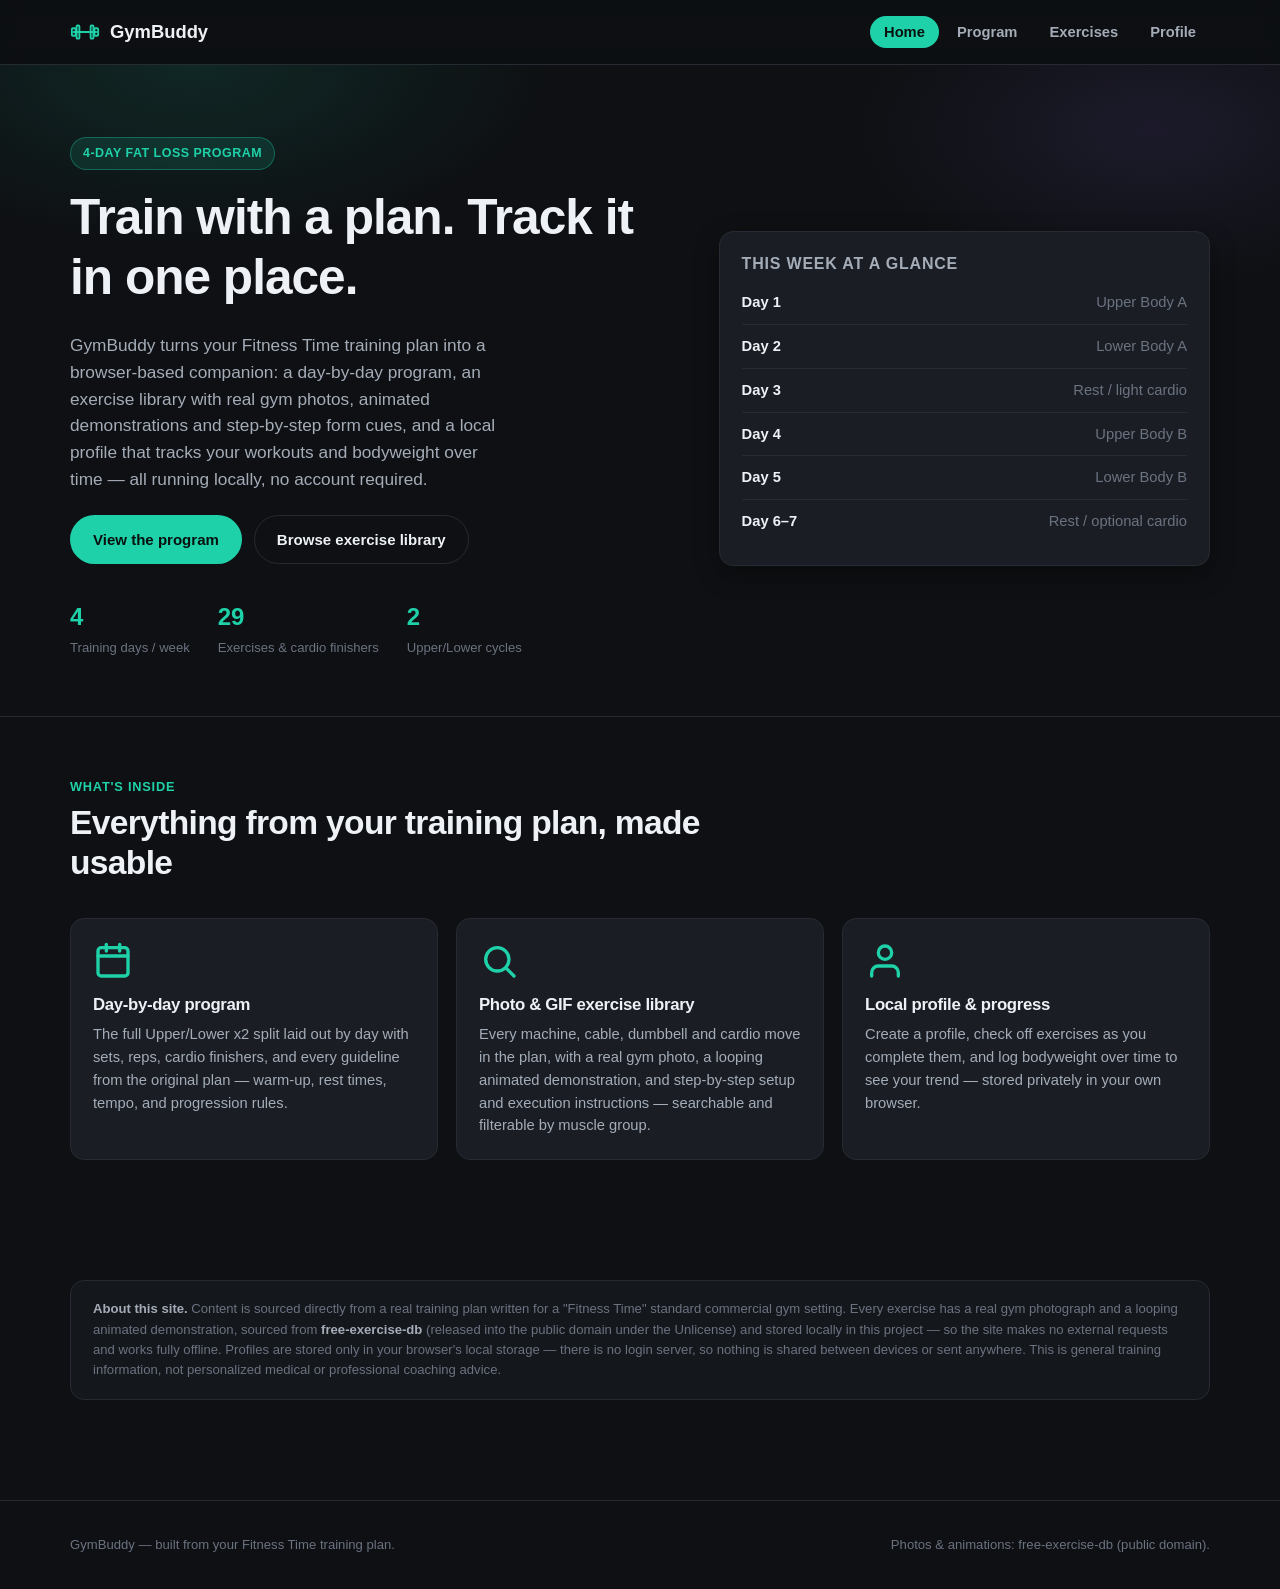
<file: index.html>
<!DOCTYPE html>
<html lang="en">
<head>
<meta charset="UTF-8">
<meta name="viewport" content="width=device-width, initial-scale=1.0">
<title>GymBuddy — Your Training Program, Exercises &amp; Progress</title>
<link rel="icon" type="image/svg+xml" href="assets/img/favicon.svg">
<link rel="stylesheet" href="css/style.css">
</head>
<body>

<nav class="nav">
  <div class="wrap">
    <a href="index.html" class="brand">
      <svg class="mark" viewBox="0 0 64 64" fill="none" stroke="currentColor" stroke-width="4" stroke-linecap="round" stroke-linejoin="round">
        <line x1="8" y1="32" x2="56" y2="32"/>
        <rect x="4" y="24" width="8" height="16" rx="2"/>
        <rect x="52" y="24" width="8" height="16" rx="2"/>
        <rect x="14" y="18" width="6" height="28" rx="2"/>
        <rect x="44" y="18" width="6" height="28" rx="2"/>
      </svg>
      GymBuddy
    </a>
    <button class="nav-toggle" aria-label="Toggle menu">☰</button>
    <ul class="nav-links">
      <li><a href="index.html">Home</a></li>
      <li><a href="program.html">Program</a></li>
      <li><a href="exercises.html">Exercises</a></li>
      <li><a href="profile.html">Profile</a></li>
    </ul>
  </div>
</nav>

<header class="hero">
  <div class="wrap hero-grid">
    <div>
      <div class="eyebrow">4-Day Fat Loss Program</div>
      <h1>Train with a plan. Track it in one place.</h1>
      <p class="lead">GymBuddy turns your Fitness Time training plan into a browser-based companion: a day-by-day
      program, an exercise library with real gym photos, animated demonstrations and step-by-step form cues, and a
      local profile that tracks your workouts and bodyweight over time — all running locally, no account required.</p>
      <div class="hero-actions">
        <a href="program.html" class="btn btn-primary">View the program</a>
        <a href="exercises.html" class="btn btn-ghost">Browse exercise library</a>
      </div>
      <div class="hero-stats">
        <div class="stat"><b>4</b><span>Training days / week</span></div>
        <div class="stat"><b>29</b><span>Exercises &amp; cardio finishers</span></div>
        <div class="stat"><b>2</b><span>Upper/Lower cycles</span></div>
      </div>
    </div>
    <div class="hero-card">
      <h3>This week at a glance</h3>
      <div class="day-row"><b>Day 1</b><span>Upper Body A</span></div>
      <div class="day-row"><b>Day 2</b><span>Lower Body A</span></div>
      <div class="day-row"><b>Day 3</b><span>Rest / light cardio</span></div>
      <div class="day-row"><b>Day 4</b><span>Upper Body B</span></div>
      <div class="day-row"><b>Day 5</b><span>Lower Body B</span></div>
      <div class="day-row"><b>Day 6–7</b><span>Rest / optional cardio</span></div>
    </div>
  </div>
</header>

<section>
  <div class="wrap">
    <div class="section-head">
      <div class="kicker">What's inside</div>
      <h2>Everything from your training plan, made usable</h2>
    </div>
    <div class="grid grid-3">
      <div class="card feature-card">
        <svg class="icon" viewBox="0 0 24 24" fill="none" stroke="currentColor" stroke-width="2" stroke-linecap="round" stroke-linejoin="round"><rect x="3" y="4" width="18" height="17" rx="2"/><line x1="3" y1="9" x2="21" y2="9"/><line x1="8" y1="2" x2="8" y2="6"/><line x1="16" y1="2" x2="16" y2="6"/></svg>
        <h3>Day-by-day program</h3>
        <p>The full Upper/Lower x2 split laid out by day with sets, reps, cardio finishers, and every guideline
        from the original plan — warm-up, rest times, tempo, and progression rules.</p>
      </div>
      <div class="card feature-card">
        <svg class="icon" viewBox="0 0 24 24" fill="none" stroke="currentColor" stroke-width="2" stroke-linecap="round" stroke-linejoin="round"><circle cx="11" cy="11" r="7"/><line x1="21" y1="21" x2="16.65" y2="16.65"/></svg>
        <h3>Photo &amp; GIF exercise library</h3>
        <p>Every machine, cable, dumbbell and cardio move in the plan, with a real gym photo, a looping animated
        demonstration, and step-by-step setup and execution instructions — searchable and filterable by muscle group.</p>
      </div>
      <div class="card feature-card">
        <svg class="icon" viewBox="0 0 24 24" fill="none" stroke="currentColor" stroke-width="2" stroke-linecap="round" stroke-linejoin="round"><path d="M20 21v-2a4 4 0 0 0-4-4H8a4 4 0 0 0-4 4v2"/><circle cx="12" cy="7" r="4"/></svg>
        <h3>Local profile &amp; progress</h3>
        <p>Create a profile, check off exercises as you complete them, and log bodyweight over time to see your
        trend — stored privately in your own browser.</p>
      </div>
    </div>
  </div>
</section>

<section>
  <div class="wrap">
    <div class="disclaimer">
      <b>About this site.</b> Content is sourced directly from a real training plan written for a "Fitness Time"
      standard commercial gym setting. Every exercise has a real gym photograph and a looping animated
      demonstration, sourced from <b>free-exercise-db</b> (released into the public domain under the Unlicense)
      and stored locally in this project — so the site makes no external requests and works fully offline.
      Profiles are stored only in your browser's local storage — there is no login server, so nothing is shared
      between devices or sent anywhere. This is general training information, not personalized medical or
      professional coaching advice.
    </div>
  </div>
</section>

<footer>
  <div class="wrap">
    <span>GymBuddy — built from your Fitness Time training plan.</span>
    <span>Photos &amp; animations: free-exercise-db (public domain).</span>
  </div>
</footer>

<script src="js/data.js"></script>
<script src="js/main.js"></script>
</body>
</html>
</file>
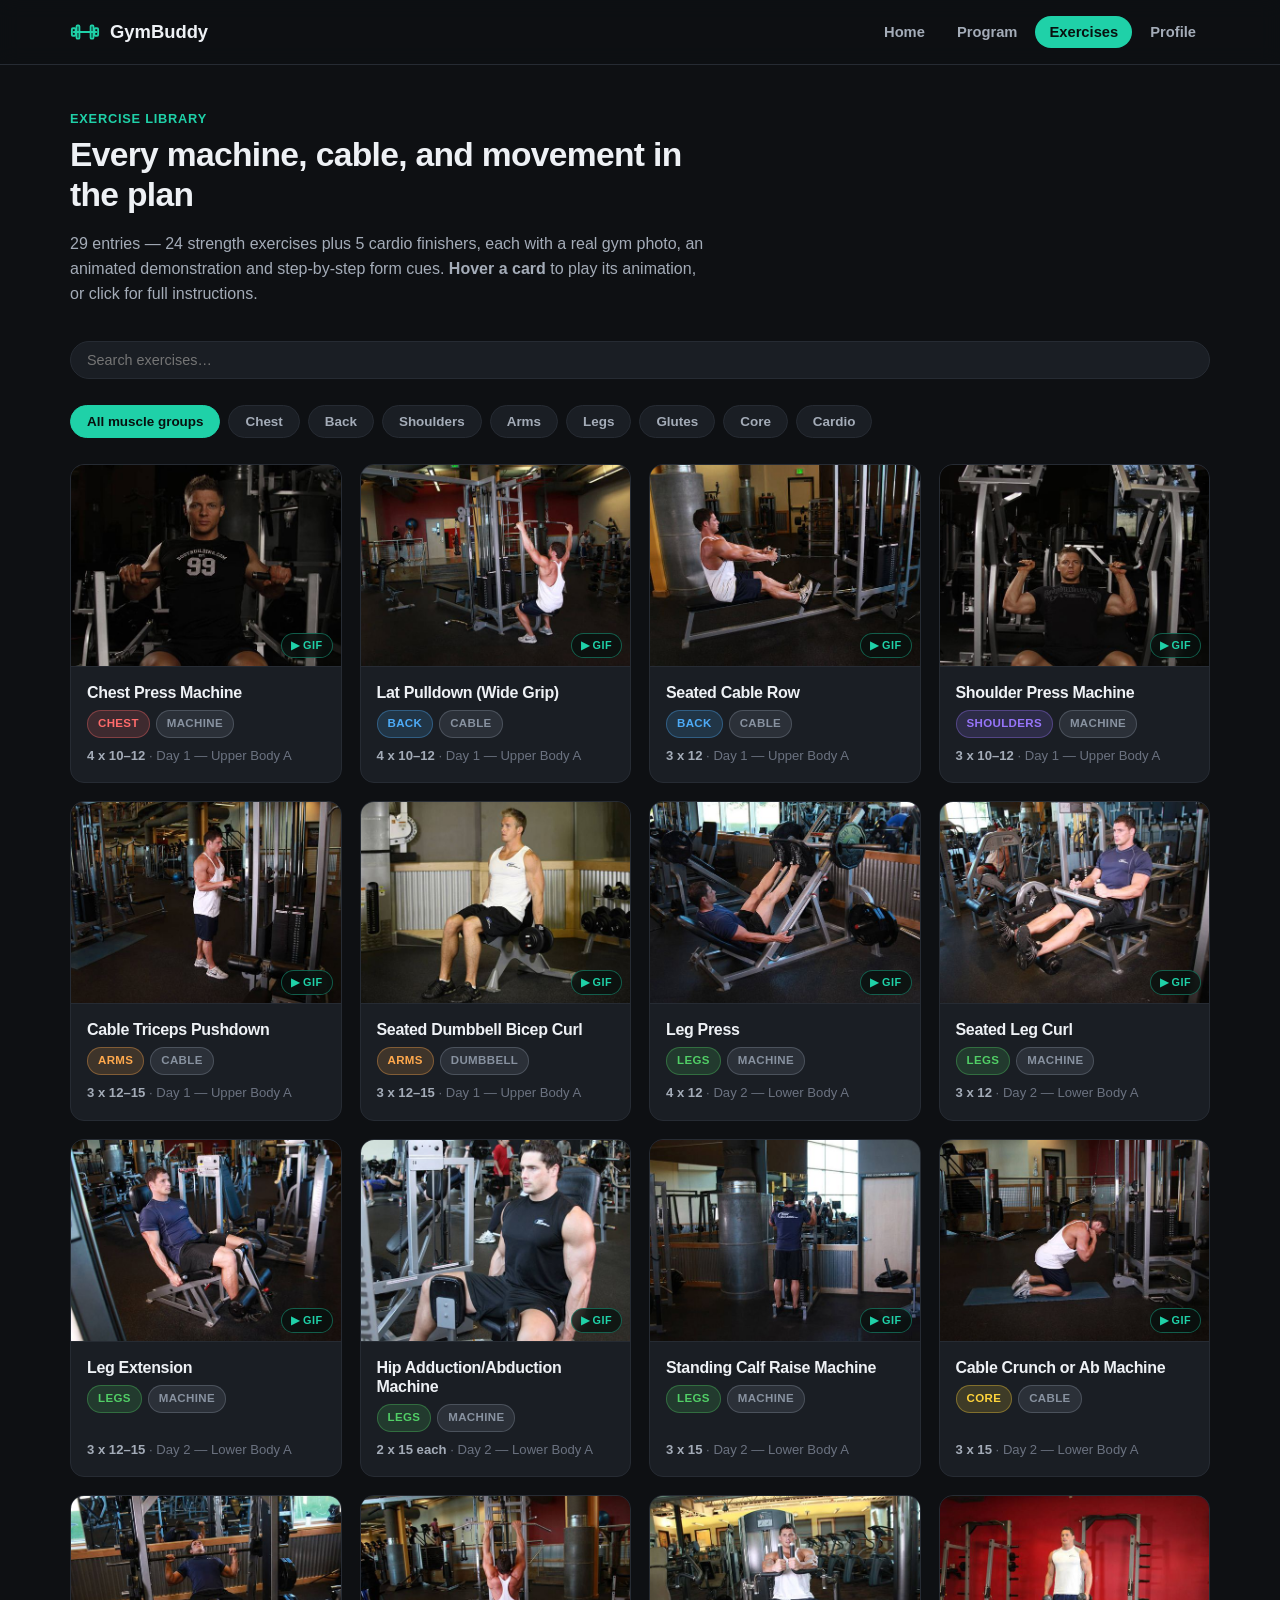
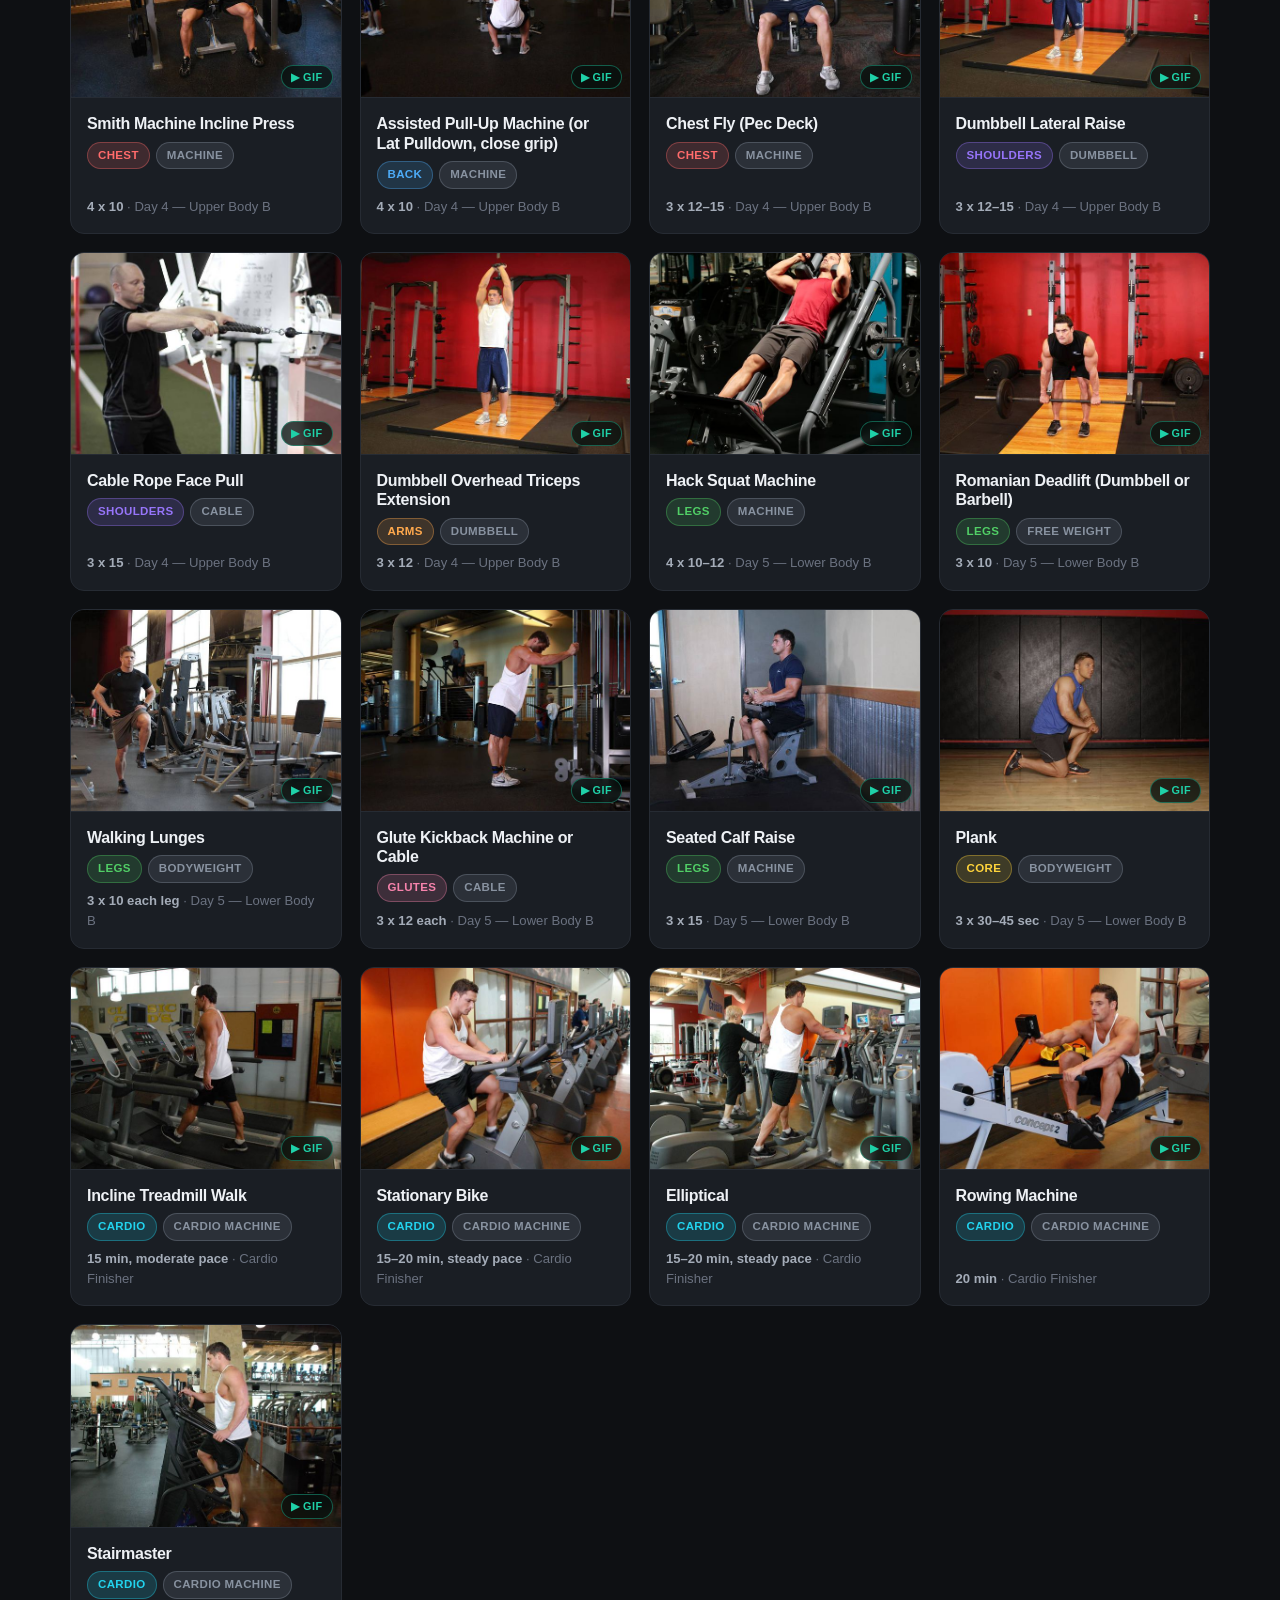
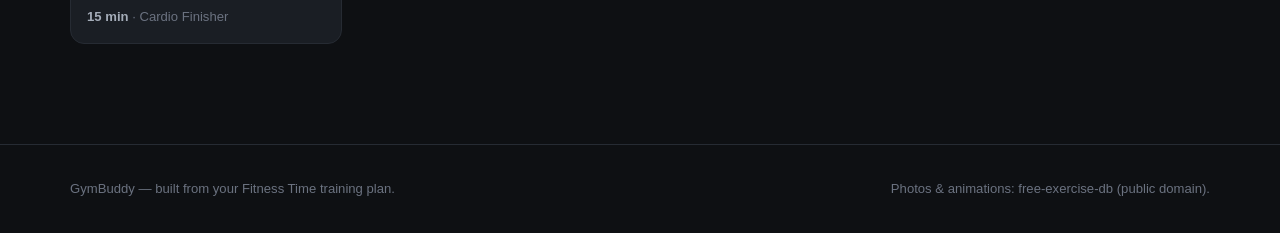
<file: exercises.html>
<!DOCTYPE html>
<html lang="en">
<head>
<meta charset="UTF-8">
<meta name="viewport" content="width=device-width, initial-scale=1.0">
<title>Exercise Library — GymBuddy</title>
<link rel="icon" type="image/svg+xml" href="assets/img/favicon.svg">
<link rel="stylesheet" href="css/style.css">
</head>
<body>

<nav class="nav">
  <div class="wrap">
    <a href="index.html" class="brand">
      <svg class="mark" viewBox="0 0 64 64" fill="none" stroke="currentColor" stroke-width="4" stroke-linecap="round" stroke-linejoin="round">
        <line x1="8" y1="32" x2="56" y2="32"/><rect x="4" y="24" width="8" height="16" rx="2"/><rect x="52" y="24" width="8" height="16" rx="2"/><rect x="14" y="18" width="6" height="28" rx="2"/><rect x="44" y="18" width="6" height="28" rx="2"/>
      </svg>
      GymBuddy
    </a>
    <button class="nav-toggle" aria-label="Toggle menu">☰</button>
    <ul class="nav-links">
      <li><a href="index.html">Home</a></li>
      <li><a href="program.html">Program</a></li>
      <li><a href="exercises.html">Exercises</a></li>
      <li><a href="profile.html">Profile</a></li>
    </ul>
  </div>
</nav>

<section style="padding-top:44px;">
  <div class="wrap">
    <div class="section-head">
      <div class="kicker">Exercise Library</div>
      <h2>Every machine, cable, and movement in the plan</h2>
      <p>29 entries — 24 strength exercises plus 5 cardio finishers, each with a real gym photo, an animated
      demonstration and step-by-step form cues. <b>Hover a card</b> to play its animation, or click for full
      instructions.</p>
    </div>

    <div class="filters" id="filters">
      <input type="text" class="search-input" id="search" placeholder="Search exercises…">
    </div>
    <div class="filters" id="muscleFilters"></div>

    <div class="grid grid-4" id="exGrid"></div>
    <div class="empty-state" id="emptyState" style="display:none;">No exercises match your filters.</div>
  </div>
</section>

<div class="modal-overlay" id="modalOverlay">
  <div class="modal">
    <div class="modal-head">
      <div>
        <span class="badge" id="mBadge"></span>
        <h3 id="mTitle" style="margin-top:10px;"></h3>
        <div class="hint" id="mMeta"></div>
      </div>
    </div>
    <div class="modal-body">
      <figure class="gif-figure">
        <img id="mGif" alt="">
        <figcaption id="mGifNote"></figcaption>
      </figure>
      <h4>Sets &amp; Reps</h4>
      <p id="mSets" style="color:var(--text);font-weight:700;"></p>
      <h4>How to perform it</h4>
      <ol id="mSteps"></ol>
      <h4>Tips</h4>
      <ul class="tips" id="mTips"></ul>
      <div class="source-note">From your 4-Day Fat Loss Program — <span id="mDay"></span>.</div>
    </div>
    <button class="modal-close" id="mClose" style="position:absolute; top:14px; right:16px;">&times;</button>
  </div>
</div>

<footer>
  <div class="wrap">
    <span>GymBuddy — built from your Fitness Time training plan.</span>
    <span>Photos &amp; animations: free-exercise-db (public domain).</span>
  </div>
</footer>

<script src="js/data.js"></script>
<script src="js/main.js"></script>
<script src="js/exercises.js"></script>
</body>
</html>
</file>
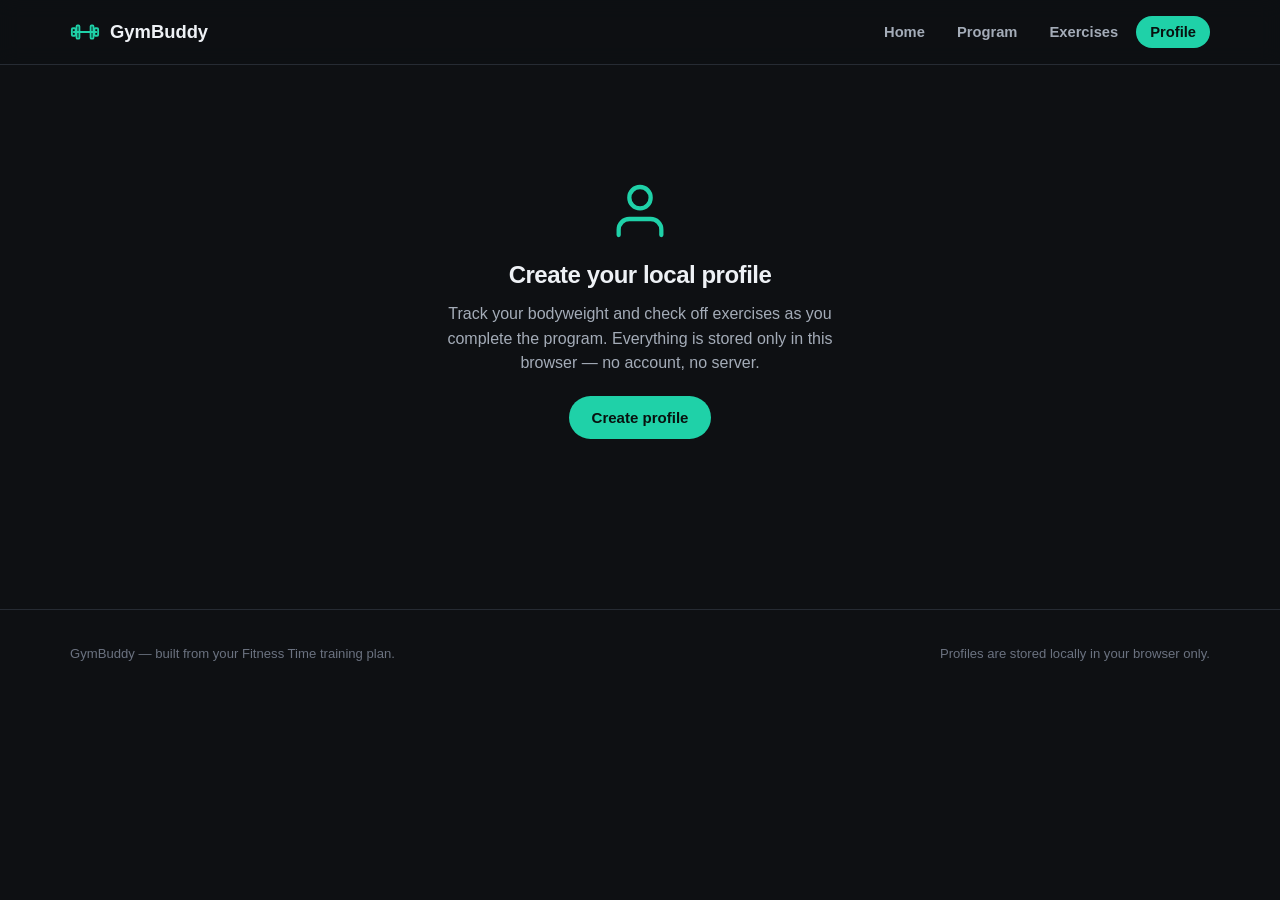
<file: profile.html>
<!DOCTYPE html>
<html lang="en">
<head>
<meta charset="UTF-8">
<meta name="viewport" content="width=device-width, initial-scale=1.0">
<title>Profile — GymBuddy</title>
<link rel="icon" type="image/svg+xml" href="assets/img/favicon.svg">
<link rel="stylesheet" href="css/style.css">
</head>
<body>

<nav class="nav">
  <div class="wrap">
    <a href="index.html" class="brand">
      <svg class="mark" viewBox="0 0 64 64" fill="none" stroke="currentColor" stroke-width="4" stroke-linecap="round" stroke-linejoin="round">
        <line x1="8" y1="32" x2="56" y2="32"/><rect x="4" y="24" width="8" height="16" rx="2"/><rect x="52" y="24" width="8" height="16" rx="2"/><rect x="14" y="18" width="6" height="28" rx="2"/><rect x="44" y="18" width="6" height="28" rx="2"/>
      </svg>
      GymBuddy
    </a>
    <button class="nav-toggle" aria-label="Toggle menu">☰</button>
    <ul class="nav-links">
      <li><a href="index.html">Home</a></li>
      <li><a href="program.html">Program</a></li>
      <li><a href="exercises.html">Exercises</a></li>
      <li><a href="profile.html">Profile</a></li>
    </ul>
  </div>
</nav>

<section style="padding-top:44px;">
  <div class="wrap">

    <!-- Empty state: no profiles at all -->
    <div class="profile-empty" id="emptyState" style="display:none;">
      <svg class="icon-lg" viewBox="0 0 24 24" fill="none" stroke="currentColor" stroke-width="1.6" stroke-linecap="round" stroke-linejoin="round"><path d="M20 21v-2a4 4 0 0 0-4-4H8a4 4 0 0 0-4 4v2"/><circle cx="12" cy="7" r="4"/></svg>
      <h2>Create your local profile</h2>
      <p style="max-width:44ch;margin:0 auto 20px;">Track your bodyweight and check off exercises as you complete the
      program. Everything is stored only in this browser — no account, no server.</p>
      <button class="btn btn-primary" id="emptyCreateBtn">Create profile</button>
    </div>

    <!-- Create / edit form -->
    <div id="formSection" style="display:none; max-width:640px; margin:0 auto;">
      <div class="section-head">
        <div class="kicker" id="formKicker">New profile</div>
        <h2 id="formTitle">Tell us about you</h2>
      </div>
      <form class="card" id="profileForm">
        <div class="form-grid">
          <div class="field"><label for="f-name">Name</label><input id="f-name" required placeholder="e.g. Alex"></div>
          <div class="field"><label for="f-email">Email (optional)</label><input id="f-email" type="email" placeholder="you@example.com"></div>
          <div class="field"><label for="f-age">Age</label><input id="f-age" type="number" min="10" max="100" required></div>
          <div class="field"><label for="f-level">Experience level</label>
            <select id="f-level">
              <option>New to training</option>
              <option selected>Some experience</option>
              <option>Experienced</option>
            </select>
          </div>
          <div class="field"><label for="f-height">Height (cm)</label><input id="f-height" type="number" min="100" max="250" required></div>
          <div class="field"><label for="f-weight">Weight (kg)</label><input id="f-weight" type="number" min="30" max="300" step="0.1" required></div>
          <div class="field full"><label for="f-goal">Goal</label>
            <select id="f-goal">
              <option selected>Fat loss</option>
              <option>Muscle gain</option>
              <option>General fitness</option>
              <option>Strength</option>
            </select>
          </div>
        </div>
        <div class="form-actions">
          <button type="submit" class="btn btn-primary" id="formSubmitBtn">Create profile</button>
          <button type="button" class="btn btn-ghost" id="formCancelBtn" style="display:none;">Cancel</button>
        </div>
        <p class="hint" style="margin-top:14px;">This is a personal local profile, not a secure account — data lives
        only in this browser's storage on this device.</p>
      </form>
    </div>

    <!-- Dashboard -->
    <div class="profile-shell" id="dashboard" style="display:none;">
      <div class="card profile-card">
        <div class="avatar" id="avatarInitial"></div>
        <div class="name" id="dName"></div>
        <div class="meta" id="dMeta"></div>
        <button class="btn btn-ghost btn-sm" id="editBtn" style="width:100%;">Edit profile</button>
        <button class="btn btn-danger btn-sm" id="deleteBtn" style="width:100%; margin-top:8px;">Delete profile</button>
        <div class="profile-switch">
          <div class="hint" style="margin-bottom:8px;">Local profiles on this device</div>
          <ul class="plist" id="profileList"></ul>
          <button class="btn btn-ghost btn-sm" id="newProfileBtn" style="width:100%;">+ New profile</button>
        </div>
      </div>

      <div>
        <div class="stat-row" id="statRow"></div>

        <div class="tabs">
          <button class="tab-btn active" data-tab="progress">Program progress</button>
          <button class="tab-btn" data-tab="weight">Bodyweight log</button>
        </div>

        <div class="tab-panel active" id="tab-progress">
          <div class="card">
            <div id="progressList"></div>
          </div>
        </div>

        <div class="tab-panel" id="tab-weight">
          <div class="card">
            <form class="weight-form" id="weightForm">
              <div class="field">
                <label for="w-weight">Log today's weight (kg)</label>
                <input id="w-weight" type="number" min="30" max="300" step="0.1" required>
              </div>
              <button class="btn btn-primary btn-sm" type="submit">Add entry</button>
            </form>
            <canvas id="weightChart" width="600" height="180"></canvas>
            <table class="log-table">
              <thead><tr><th>Date</th><th>Weight (kg)</th></tr></thead>
              <tbody id="weightRows"></tbody>
            </table>
          </div>
        </div>
      </div>
    </div>

  </div>
</section>

<footer>
  <div class="wrap">
    <span>GymBuddy — built from your Fitness Time training plan.</span>
    <span>Profiles are stored locally in your browser only.</span>
  </div>
</footer>

<script src="js/data.js"></script>
<script src="js/storage.js"></script>
<script src="js/main.js"></script>
<script src="js/profile.js"></script>
</body>
</html>
</file>
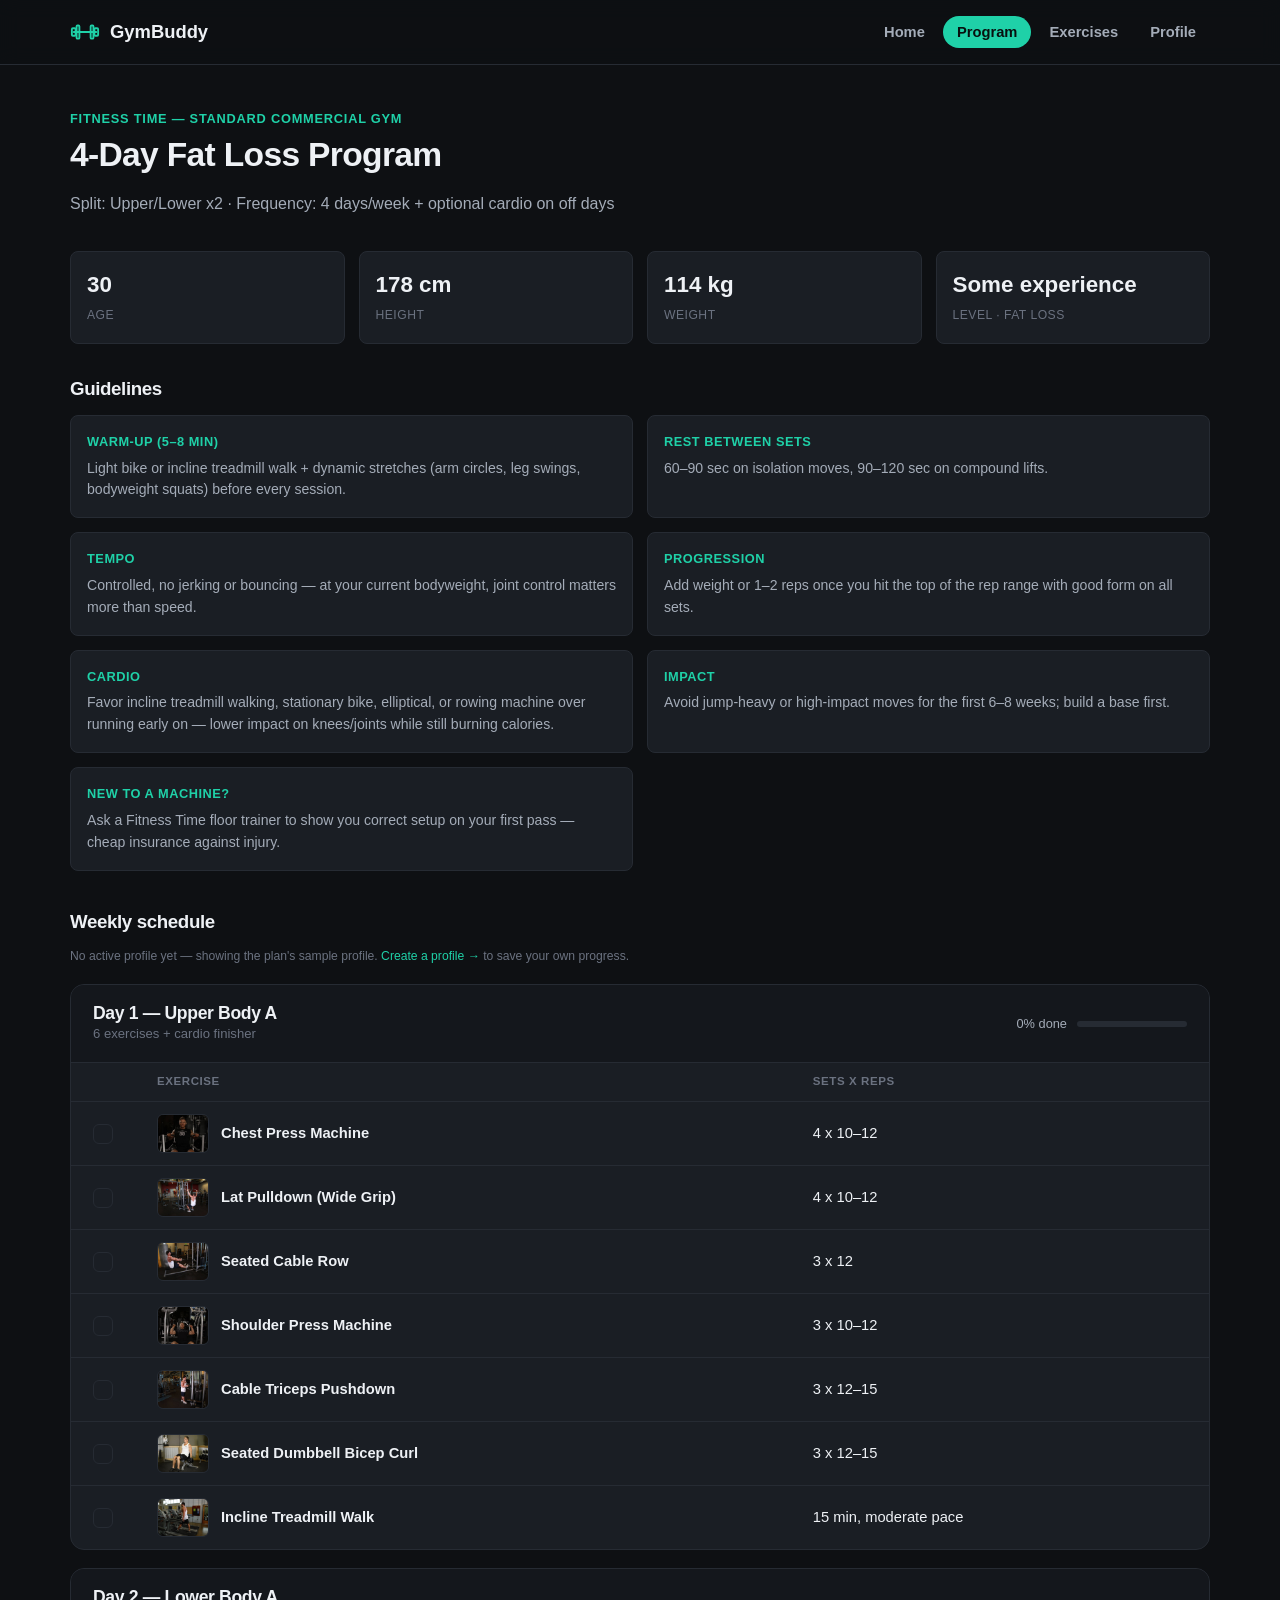
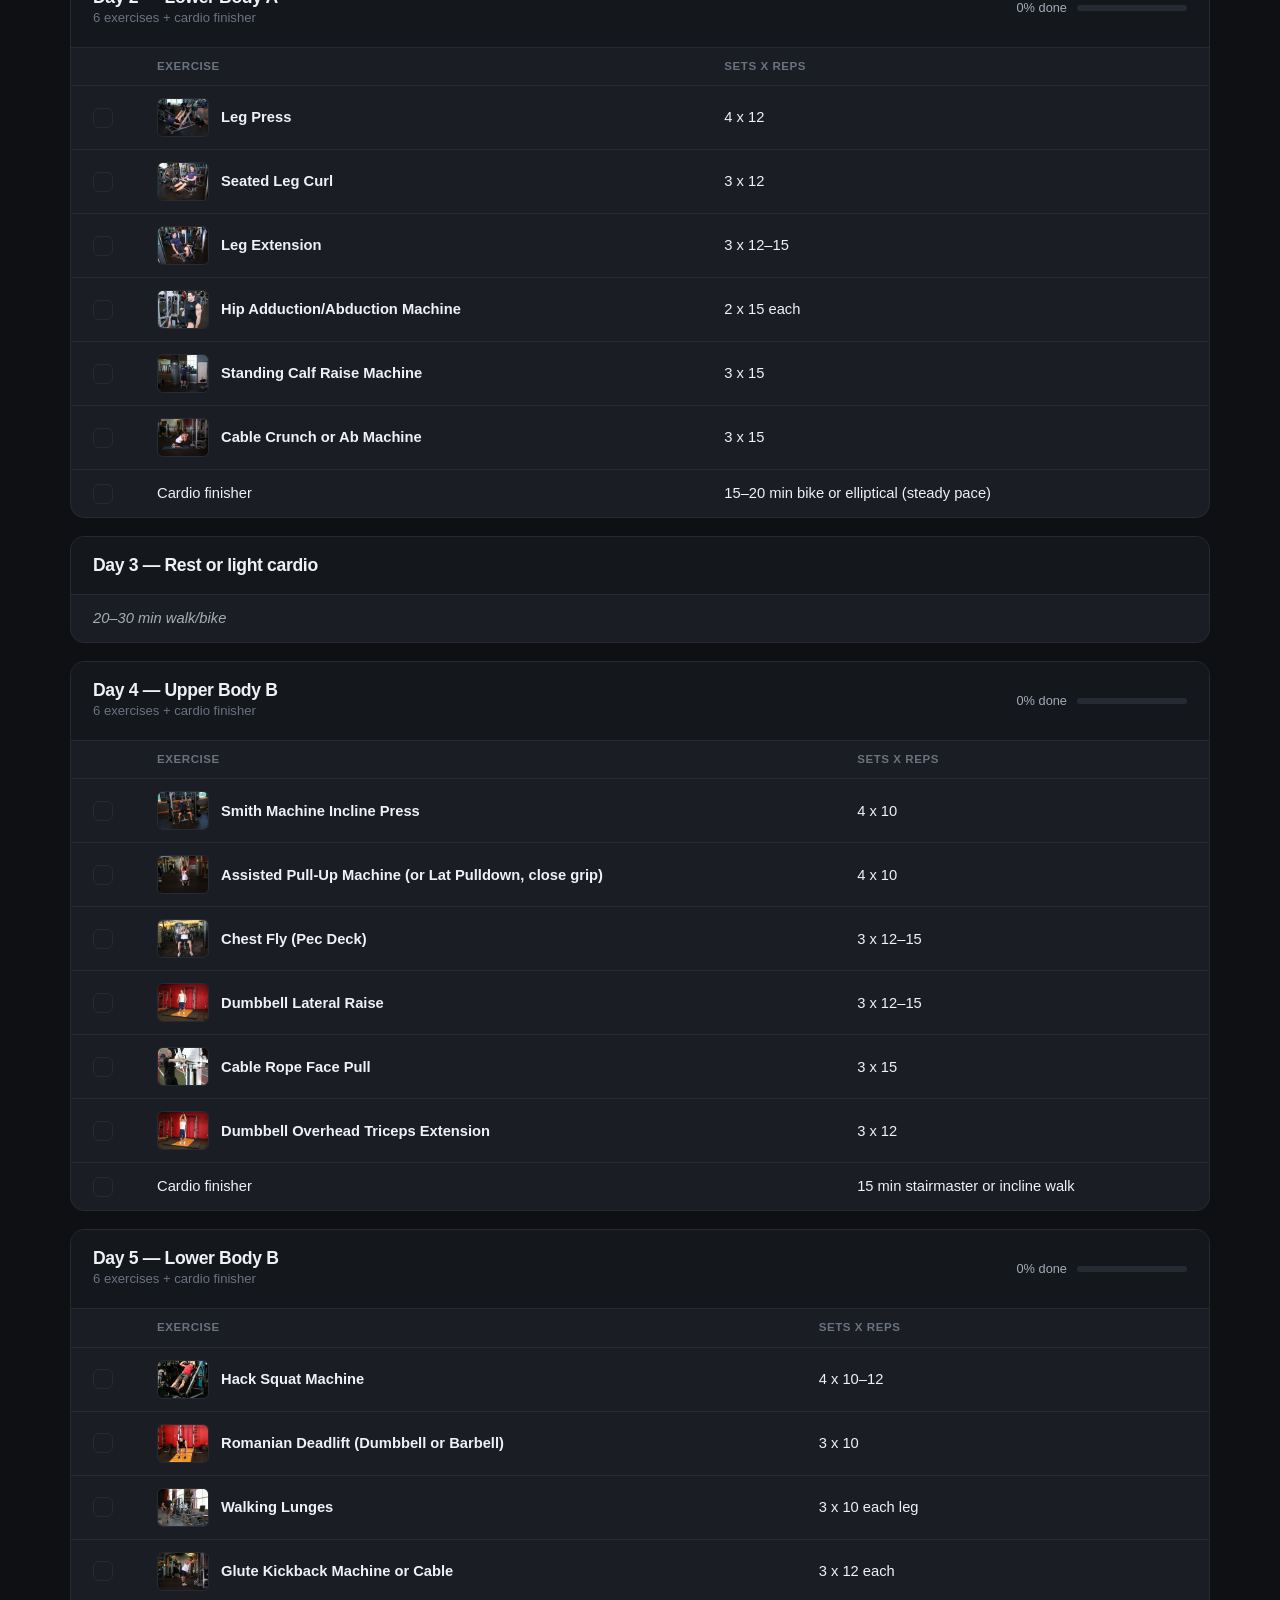
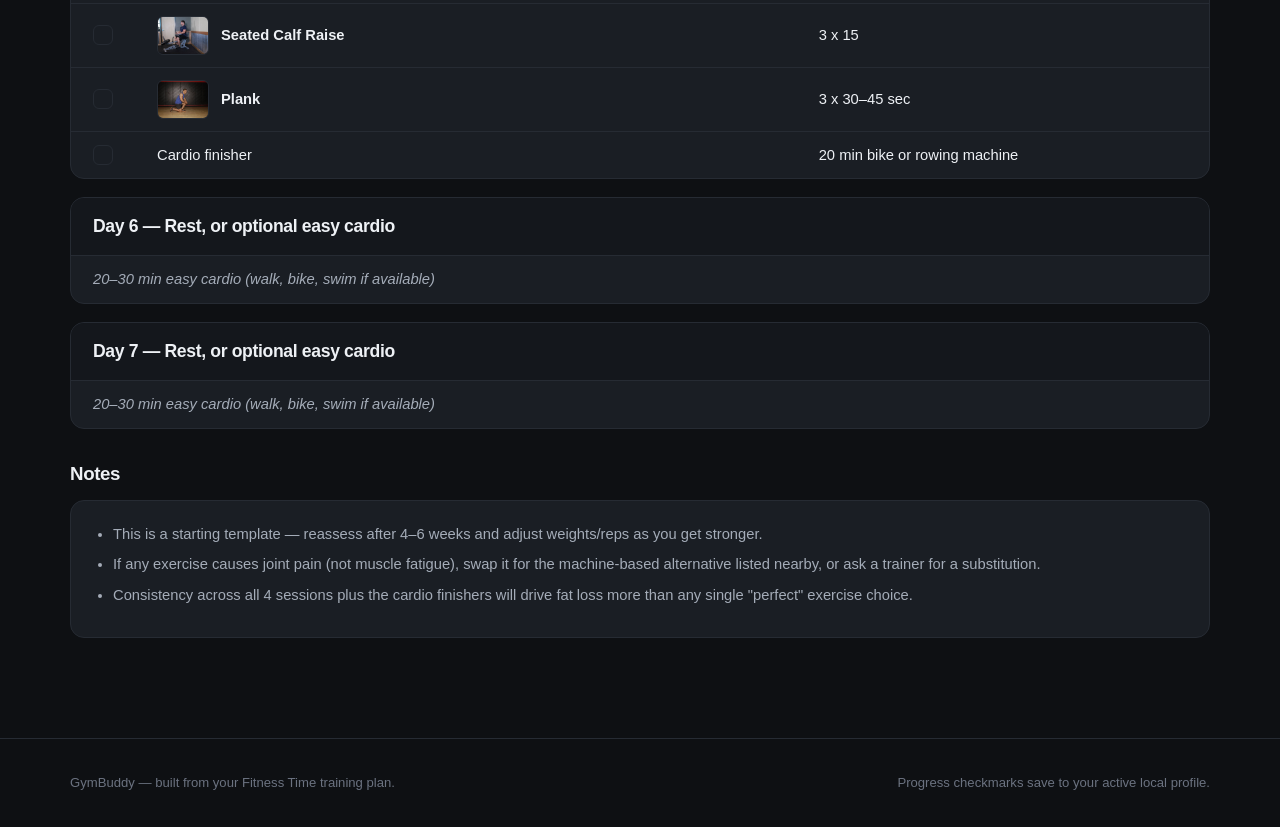
<file: program.html>
<!DOCTYPE html>
<html lang="en">
<head>
<meta charset="UTF-8">
<meta name="viewport" content="width=device-width, initial-scale=1.0">
<title>Training Program — GymBuddy</title>
<link rel="icon" type="image/svg+xml" href="assets/img/favicon.svg">
<link rel="stylesheet" href="css/style.css">
</head>
<body>

<nav class="nav">
  <div class="wrap">
    <a href="index.html" class="brand">
      <svg class="mark" viewBox="0 0 64 64" fill="none" stroke="currentColor" stroke-width="4" stroke-linecap="round" stroke-linejoin="round">
        <line x1="8" y1="32" x2="56" y2="32"/><rect x="4" y="24" width="8" height="16" rx="2"/><rect x="52" y="24" width="8" height="16" rx="2"/><rect x="14" y="18" width="6" height="28" rx="2"/><rect x="44" y="18" width="6" height="28" rx="2"/>
      </svg>
      GymBuddy
    </a>
    <button class="nav-toggle" aria-label="Toggle menu">☰</button>
    <ul class="nav-links">
      <li><a href="index.html">Home</a></li>
      <li><a href="program.html">Program</a></li>
      <li><a href="exercises.html">Exercises</a></li>
      <li><a href="profile.html">Profile</a></li>
    </ul>
  </div>
</nav>

<section style="padding-top:44px;">
  <div class="wrap">
    <div class="section-head">
      <div class="kicker" id="pSubtitle">Fitness Time — Standard Commercial Gym</div>
      <h2 id="pTitle">4-Day Fat Loss Program</h2>
      <p id="pIntro"></p>
    </div>

    <div class="stat-row" id="profileStats"></div>

    <h3 style="margin:34px 0 14px;">Guidelines</h3>
    <div class="guideline-grid" id="guidelines"></div>

    <h3 style="margin:40px 0 14px;">Weekly schedule</h3>
    <p class="hint" id="loginHint" style="margin-bottom:18px;"></p>
    <div id="daysContainer"></div>

    <h3 style="margin:34px 0 14px;">Notes</h3>
    <div class="notes-box">
      <ul id="notesList"></ul>
    </div>
  </div>
</section>

<footer>
  <div class="wrap">
    <span>GymBuddy — built from your Fitness Time training plan.</span>
    <span>Progress checkmarks save to your active local profile.</span>
  </div>
</footer>

<script src="js/data.js"></script>
<script src="js/storage.js"></script>
<script src="js/main.js"></script>
<script src="js/program.js"></script>
</body>
</html>
</file>
<file: css/style.css>
/* ============================================================
   GymBuddy — Gymverse-inspired dark fitness theme
   ============================================================ */

:root{
  --bg: #0e1013;
  --bg-alt: #14171c;
  --card: #1a1e24;
  --card-hover: #20252c;
  --border: #262b33;
  --text: #eef1f5;
  --text-dim: #a4acb8;
  --text-faint: #6b7280;
  --accent: #1fd1a8;
  --accent-dark: #14a884;
  --accent-soft: rgba(31,209,168,.12);
  --danger: #ff6b6b;
  --warn: #ffd43b;
  --radius: 14px;
  --radius-sm: 8px;
  --shadow: 0 8px 24px rgba(0,0,0,.35);
  --maxw: 1180px;
  font-family: -apple-system, BlinkMacSystemFont, "Segoe UI", Roboto, Helvetica, Arial, sans-serif;
}

*{ box-sizing: border-box; }
html{ scroll-behavior: smooth; }
body{
  margin:0;
  background: var(--bg);
  color: var(--text);
  line-height: 1.55;
  -webkit-font-smoothing: antialiased;
}
img,svg{ display:block; max-width:100%; }
a{ color: inherit; text-decoration:none; }
h1,h2,h3,h4{ line-height:1.2; margin:0 0 .5em; font-weight:800; letter-spacing:-.02em; }
p{ margin:0 0 1em; color: var(--text-dim); }
ul{ margin:0; padding:0; }
button{ font-family:inherit; }

.wrap{
  max-width: var(--maxw);
  margin: 0 auto;
  padding: 0 20px;
}

/* ---------- Nav ---------- */
.nav{
  position: sticky; top:0; z-index: 50;
  background: rgba(14,16,19,.85);
  backdrop-filter: blur(10px);
  border-bottom: 1px solid var(--border);
}
.nav .wrap{
  display:flex; align-items:center; justify-content:space-between;
  height: 64px;
}
.brand{ display:flex; align-items:center; gap:10px; font-weight:800; font-size:1.15rem; }
.brand .mark{ width:30px; height:30px; color: var(--accent); }
.nav-links{ display:flex; gap:4px; list-style:none; align-items:center; }
.nav-links a{
  padding: 8px 14px; border-radius: 999px; font-weight:600; font-size:.92rem;
  color: var(--text-dim); transition:.15s;
}
.nav-links a:hover{ color: var(--text); background: var(--card); }
.nav-links a.active{ color:#08110f; background: var(--accent); }
.nav-toggle{ display:none; background:none; border:1px solid var(--border); color:var(--text); border-radius:8px; padding:8px 10px; }

@media (max-width: 760px){
  .nav-toggle{ display:block; }
  .nav-links{
    position:absolute; top:64px; left:0; right:0; flex-direction:column; align-items:stretch;
    background: var(--bg-alt); border-bottom:1px solid var(--border); padding:10px; gap:2px;
    display:none;
  }
  .nav-links.open{ display:flex; }
  .nav-links a{ padding:12px 14px; }
}

/* ---------- Hero ---------- */
.hero{
  padding: 72px 0 56px;
  background:
    radial-gradient(600px 300px at 15% 0%, var(--accent-soft), transparent 60%),
    radial-gradient(500px 260px at 90% 10%, rgba(151,117,250,.10), transparent 60%);
  border-bottom: 1px solid var(--border);
}
.hero-grid{ display:grid; grid-template-columns: 1.1fr .9fr; gap: 48px; align-items:center; }
@media (max-width: 860px){ .hero-grid{ grid-template-columns: 1fr; } }
.eyebrow{
  display:inline-flex; align-items:center; gap:8px;
  color: var(--accent); background: var(--accent-soft);
  border:1px solid rgba(31,209,168,.35);
  padding:6px 12px; border-radius:999px; font-size:.78rem; font-weight:700;
  letter-spacing:.04em; text-transform:uppercase; margin-bottom:18px;
}
.hero h1{ font-size: clamp(2rem, 5vw, 3.1rem); }
.hero .lead{ font-size:1.08rem; max-width: 46ch; }
.hero-actions{ display:flex; gap:12px; flex-wrap:wrap; margin-top:22px; }
.hero-stats{ display:flex; gap:28px; margin-top:34px; flex-wrap:wrap; }
.hero-stats .stat b{ display:block; font-size:1.5rem; color:var(--accent); }
.hero-stats .stat span{ color:var(--text-faint); font-size:.82rem; }

.hero-card{
  background: var(--card); border:1px solid var(--border); border-radius: var(--radius);
  padding: 22px; box-shadow: var(--shadow);
}
.hero-card h3{ font-size:1rem; color:var(--text-dim); text-transform:uppercase; letter-spacing:.05em; }
.hero-card .day-row{ display:flex; justify-content:space-between; padding:10px 0; border-top:1px solid var(--border); font-size:.92rem; }
.hero-card .day-row:first-of-type{ border-top:none; }
.hero-card .day-row b{ color:var(--text); }
.hero-card .day-row span{ color:var(--text-faint); }

/* ---------- Buttons ---------- */
.btn{
  display:inline-flex; align-items:center; justify-content:center; gap:8px;
  padding: 12px 22px; border-radius: 999px; font-weight:700; font-size:.94rem;
  border:1px solid transparent; cursor:pointer; transition:.15s; white-space:nowrap;
}
.btn-primary{ background: var(--accent); color:#08110f; }
.btn-primary:hover{ background: var(--accent-dark); }
.btn-ghost{ background: transparent; border-color: var(--border); color: var(--text); }
.btn-ghost:hover{ background: var(--card); }
.btn-danger{ background: transparent; border-color: rgba(255,107,107,.4); color: var(--danger); }
.btn-danger:hover{ background: rgba(255,107,107,.1); }
.btn-sm{ padding:8px 14px; font-size:.82rem; }
.btn:disabled{ opacity:.5; cursor:not-allowed; }

/* ---------- Sections ---------- */
section{ padding: 60px 0; }
.section-head{ max-width: 640px; margin-bottom: 34px; }
.section-head .kicker{ color: var(--accent); font-weight:700; font-size:.8rem; text-transform:uppercase; letter-spacing:.06em; }
.section-head h2{ font-size: clamp(1.5rem, 3vw, 2.1rem); margin-top:6px; }

.grid{ display:grid; gap:18px; }
.grid-3{ grid-template-columns: repeat(3, 1fr); }
.grid-4{ grid-template-columns: repeat(4, 1fr); }
@media (max-width:900px){ .grid-3,.grid-4{ grid-template-columns: repeat(2,1fr); } }
@media (max-width:600px){ .grid-3,.grid-4{ grid-template-columns: 1fr; } }

.card{
  background: var(--card); border:1px solid var(--border); border-radius: var(--radius);
  padding: 22px; transition:.15s;
}
.card:hover{ border-color: rgba(31,209,168,.35); }
.feature-card .icon{ width:40px; height:40px; color: var(--accent); margin-bottom:14px; }
.feature-card h3{ font-size:1.05rem; }
.feature-card p{ font-size:.92rem; margin:0; }

/* ---------- Badges / tags ---------- */
.badge{
  display:inline-flex; align-items:center; gap:6px;
  padding:4px 10px; border-radius:999px; font-size:.72rem; font-weight:700;
  text-transform:uppercase; letter-spacing:.03em;
  background: color-mix(in srgb, var(--accent-cat, var(--accent)) 16%, transparent);
  color: var(--accent-cat, var(--accent));
  border:1px solid color-mix(in srgb, var(--accent-cat, var(--accent)) 35%, transparent);
}

/* ---------- Filters bar ---------- */
.filters{ display:flex; flex-wrap:wrap; gap:8px; margin-bottom: 26px; }
.chip{
  padding:8px 16px; border-radius:999px; background: var(--card); border:1px solid var(--border);
  color: var(--text-dim); font-size:.84rem; font-weight:600; cursor:pointer; transition:.15s;
}
.chip:hover{ color: var(--text); }
.chip.active{ background: var(--accent); border-color: var(--accent); color:#08110f; }
.search-input{
  flex:1; min-width:180px; background: var(--card); border:1px solid var(--border); color:var(--text);
  padding:10px 16px; border-radius:999px; font-size:.9rem;
}
.search-input:focus{ outline:2px solid var(--accent); }

/* ---------- Exercise cards ---------- */
.ex-card{
  background: var(--card); border:1px solid var(--border); border-radius: var(--radius);
  overflow:hidden; cursor:pointer; transition:.15s; display:flex; flex-direction:column;
}
.ex-card:hover{ transform: translateY(-3px); border-color: color-mix(in srgb, var(--accent-cat) 50%, var(--border)); box-shadow: var(--shadow); }
.ex-media{
  position: relative; overflow: hidden;
  aspect-ratio: 4/3; background: var(--bg-alt);
  display:flex; align-items:center; justify-content:center;
  border-bottom:1px solid var(--border);
  color: var(--accent-cat, var(--accent));
}
.ex-media .ex-photo{
  width:100%; height:100%; object-fit: cover; display:block;
  transition: transform .25s ease;
}
.ex-card:hover .ex-media .ex-photo{ transform: scale(1.04); }
.ex-media .play-badge{
  position:absolute; right:8px; bottom:8px; z-index:2;
  background: rgba(8,17,15,.78); color: var(--accent);
  border:1px solid rgba(31,209,168,.4);
  padding:3px 9px; border-radius:999px; font-size:.68rem; font-weight:800;
  letter-spacing:.04em; backdrop-filter: blur(4px);
}
.ex-card:hover .ex-media .play-badge{ background: var(--accent); color:#08110f; border-color: var(--accent); }
/* SVG diagram fallback, shown only if a photo fails to load */
.ex-media .icon-fallback{ display:none; }
.ex-media .icon-fallback svg{ width:56%; height:56%; }
.ex-card.no-photo .ex-media .ex-photo,
.ex-card.no-photo .ex-media .play-badge{ display:none; }
.ex-card.no-photo .ex-media .icon-fallback{
  display:flex; align-items:center; justify-content:center; width:100%; height:100%;
}

/* Animated demonstration inside the detail modal */
.gif-figure{ margin:0 0 20px; }
.gif-figure img{
  width:100%; border-radius: var(--radius-sm); border:1px solid var(--border);
  background: var(--card); display:block;
}
.gif-figure figcaption{
  margin-top:8px; font-size:.78rem; color: var(--text-faint); line-height:1.45;
}
.ex-body{ padding:16px; display:flex; flex-direction:column; gap:8px; flex:1; }
.ex-body h3{ font-size:1rem; margin:0; }
.ex-meta{ display:flex; gap:6px; flex-wrap:wrap; }
.ex-sets{ margin-top:auto; font-size:.82rem; color: var(--text-faint); }
.ex-sets b{ color: var(--text-dim); }

/* ---------- Modal ---------- */
.modal-overlay{
  position: fixed; inset:0; background: rgba(5,6,8,.7); backdrop-filter: blur(3px);
  display:none; align-items:flex-start; justify-content:center; padding: 40px 16px; z-index:100; overflow-y:auto;
}
.modal-overlay.open{ display:flex; }
.modal{
  position: relative;
  background: var(--bg-alt); border:1px solid var(--border); border-radius: var(--radius);
  max-width: 640px; width:100%; box-shadow: var(--shadow); animation: pop .15s ease-out;
}
@keyframes pop{ from{ transform: translateY(8px); opacity:0; } to{ transform:none; opacity:1; } }
.modal-head{ display:flex; align-items:flex-start; justify-content:space-between; padding: 20px 22px; border-bottom:1px solid var(--border); gap:16px; }
.modal-head .m-icon{ width:64px; height:64px; flex:none; padding:10px; border-radius: var(--radius-sm); background: var(--card); color: var(--accent-cat, var(--accent)); }
.modal-close{ background:none; border:none; color: var(--text-faint); font-size:1.4rem; cursor:pointer; line-height:1; padding:4px; }
.modal-close:hover{ color: var(--text); }
.modal-body{ padding: 20px 22px 26px; }
.modal-body h4{ font-size:.78rem; text-transform:uppercase; letter-spacing:.05em; color: var(--text-faint); margin:18px 0 8px; }
.modal-body h4:first-child{ margin-top:0; }
.modal-body ol, .modal-body ul.tips{ margin:0; padding-left: 20px; color: var(--text-dim); font-size:.92rem; }
.modal-body ol li, .modal-body ul.tips li{ margin-bottom:6px; }
.source-note{ margin-top:18px; padding:10px 14px; background: var(--card); border:1px solid var(--border); border-radius: var(--radius-sm); font-size:.78rem; color: var(--text-faint); }

/* ---------- Program page ---------- */
.day-card{ background: var(--card); border:1px solid var(--border); border-radius: var(--radius); margin-bottom:18px; overflow:hidden; }
.day-head{ display:flex; align-items:center; justify-content:space-between; padding:18px 22px; background: var(--bg-alt); border-bottom:1px solid var(--border); gap: 14px; flex-wrap:wrap; }
.day-head h3{ margin:0; font-size:1.1rem; }
.day-head .day-sub{ color: var(--text-faint); font-size:.82rem; }
.day-progress{ display:flex; align-items:center; gap:10px; font-size:.8rem; color: var(--text-dim); }
.day-progress .bar{ width:110px; height:6px; background: var(--border); border-radius:99px; overflow:hidden; }
.day-progress .bar i{ display:block; height:100%; background: var(--accent); width:0%; transition:.2s; }

table.ex-table{ width:100%; border-collapse: collapse; }
table.ex-table th{ text-align:left; font-size:.72rem; text-transform:uppercase; letter-spacing:.05em; color: var(--text-faint); padding:10px 22px; border-bottom:1px solid var(--border); }
table.ex-table td{ padding: 12px 22px; border-bottom:1px solid var(--border); font-size:.92rem; }
table.ex-table tr:last-child td{ border-bottom:none; }
table.ex-table tr:hover td{ background: rgba(255,255,255,.02); }
.ex-name-link{ font-weight:600; cursor:pointer; display:flex; align-items:center; gap:12px; }
.ex-name-link:hover{ color: var(--accent); }
.row-thumb{
  width:52px; height:39px; flex:none; object-fit: cover;
  border-radius:6px; border:1px solid var(--border); background: var(--bg-alt);
}
.ex-name-link:hover .row-thumb{ border-color: var(--accent); }
.check-cell{ width:36px; }
.check{ width:20px; height:20px; border-radius:6px; border:1.5px solid var(--border); background:transparent; cursor:pointer; display:flex; align-items:center; justify-content:center; color:#08110f; }
.check.done{ background: var(--accent); border-color: var(--accent); }
.rest-row td{ padding: 20px 22px; color: var(--text-dim); font-style: italic; }

.notes-box{ background: var(--card); border:1px solid var(--border); border-radius: var(--radius); padding: 22px; }
.notes-box ul{ padding-left:20px; color: var(--text-dim); font-size:.92rem; }
.notes-box li{ margin-bottom:8px; }
.guideline-grid{ display:grid; grid-template-columns: repeat(2,1fr); gap:14px; }
@media (max-width:700px){ .guideline-grid{ grid-template-columns:1fr; } }
.guideline{ background: var(--card); border:1px solid var(--border); border-radius: var(--radius-sm); padding:16px; }
.guideline b{ display:block; color: var(--accent); font-size:.8rem; text-transform:uppercase; letter-spacing:.04em; margin-bottom:6px; }
.guideline p{ margin:0; font-size:.88rem; }

/* ---------- Forms ---------- */
.form-grid{ display:grid; grid-template-columns: repeat(2,1fr); gap:14px; }
@media (max-width:600px){ .form-grid{ grid-template-columns:1fr; } }
.field{ display:flex; flex-direction:column; gap:6px; }
.field.full{ grid-column: 1 / -1; }
.field label{ font-size:.78rem; color: var(--text-faint); font-weight:600; }
.field input, .field select{
  background: var(--bg-alt); border:1px solid var(--border); color: var(--text);
  padding:10px 12px; border-radius: var(--radius-sm); font-size:.92rem;
}
.field input:focus, .field select:focus{ outline:2px solid var(--accent); }
.hint{ font-size:.76rem; color: var(--text-faint); }
.form-actions{ display:flex; gap:10px; margin-top:18px; flex-wrap:wrap; }

/* ---------- Profile page ---------- */
.profile-empty{ text-align:center; padding: 70px 20px; }
.profile-empty .icon-lg{ width:64px; height:64px; margin:0 auto 18px; color: var(--accent); }
.profile-shell{ display:grid; grid-template-columns: 300px 1fr; gap: 22px; align-items:start; }
@media (max-width:860px){ .profile-shell{ grid-template-columns:1fr; } }
.profile-card{ text-align:center; }
.avatar{
  width:78px; height:78px; border-radius:50%; margin: 0 auto 14px;
  background: linear-gradient(135deg, var(--accent), #14a884);
  display:flex; align-items:center; justify-content:center; font-weight:800; font-size:1.6rem; color:#08110f;
}
.profile-card .name{ font-size:1.15rem; font-weight:800; }
.profile-card .meta{ color: var(--text-faint); font-size:.84rem; margin-bottom:16px; }
.profile-switch{ margin-top:16px; padding-top:16px; border-top:1px solid var(--border); text-align:left; }
.profile-switch .plist{ list-style:none; display:flex; flex-direction:column; gap:6px; margin-bottom:10px; }
.profile-switch .plist button{ width:100%; text-align:left; background: var(--bg-alt); border:1px solid var(--border); color:var(--text-dim); padding:8px 10px; border-radius:8px; cursor:pointer; font-size:.84rem; }
.profile-switch .plist button.active{ border-color: var(--accent); color: var(--text); }

.stat-row{ display:grid; grid-template-columns: repeat(4,1fr); gap:14px; margin-bottom:20px; }
@media (max-width:700px){ .stat-row{ grid-template-columns: repeat(2,1fr); } }
.stat-tile{ background: var(--card); border:1px solid var(--border); border-radius: var(--radius-sm); padding:16px; }
.stat-tile b{ display:block; font-size:1.4rem; }
.stat-tile span{ color: var(--text-faint); font-size:.76rem; text-transform:uppercase; letter-spacing:.04em; }

.tabs{ display:flex; gap:4px; border-bottom:1px solid var(--border); margin-bottom:20px; }
.tab-btn{ background:none; border:none; color: var(--text-faint); padding:10px 16px; font-weight:700; cursor:pointer; font-size:.9rem; border-bottom:2px solid transparent; }
.tab-btn.active{ color: var(--text); border-color: var(--accent); }
.tab-panel{ display:none; }
.tab-panel.active{ display:block; }

.weight-form{ display:flex; gap:10px; margin-bottom:18px; flex-wrap:wrap; align-items:flex-end; }
table.log-table{ width:100%; border-collapse: collapse; font-size:.88rem; }
table.log-table th{ text-align:left; color: var(--text-faint); font-size:.72rem; text-transform:uppercase; padding:8px 4px; border-bottom:1px solid var(--border); }
table.log-table td{ padding:8px 4px; border-bottom:1px solid var(--border); color: var(--text-dim); }

canvas#weightChart{ width:100%; height:180px; margin-bottom:18px; }

/* ---------- Disclaimer / footer ---------- */
.disclaimer{ background: var(--bg-alt); border:1px solid var(--border); border-radius: var(--radius); padding:18px 22px; font-size:.82rem; color: var(--text-faint); }
.disclaimer b{ color: var(--text-dim); }

footer{ border-top:1px solid var(--border); padding: 34px 0; margin-top: 40px; }
footer .wrap{ display:flex; justify-content:space-between; align-items:center; flex-wrap:wrap; gap:12px; color: var(--text-faint); font-size:.82rem; }

.empty-state{ text-align:center; padding: 40px 20px; color: var(--text-faint); }
</file>
